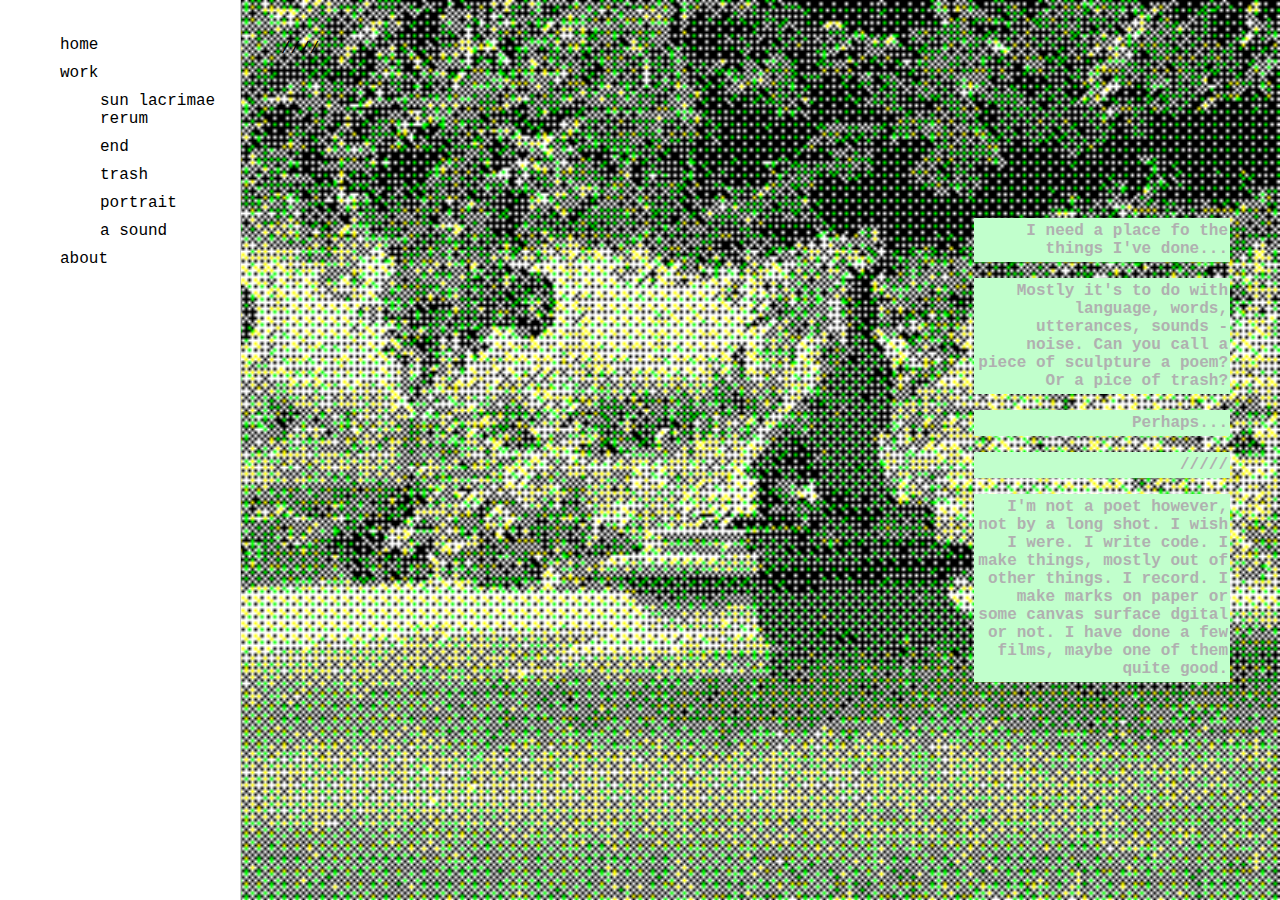
<file: index.html>
<!DOCTYPE html>
<html>
<head>
  <meta charset="UTF-8">
  <title>HOME</title>
  <link rel="stylesheet" href="css/style.css">
</head>
<body>
  <nav>
  <ul class="menu">
    <a href="/index.html">home</a>
    <class="dropdown">
      <a>work</a>
      <ul class="dropdown-content">
        <a href="works/work1.html">sun lacrimae rerum</a>
        <a href="works/work5.html">end</a>
        <a href="works/work2.html">trash</a>
        <a href="works/work3.html">portrait</a>
        <a href="works/work4.html">a sound</a>
      </ul>
    
    <a href="/about.html">about</a>
    <!-- <a href="/words/post1.html">words</a> -->
  </ul>
  </nav>

  <main class="homepage">
    ////
    <div class="text-container">
    <p class="text-color">I need a place fo the things I've done...</p>
    <p class="text-color">Mostly it's to do with language, words, utterances, sounds - noise. Can you call a piece of sculpture a poem? Or a pice of trash?</p>
    <p class="text-color">Perhaps...</p>
    <p class="text-color">/////</p>
    <p class="text-color">I'm not a poet however, not by a long shot. I wish I were. I write code. I make things, mostly out of other things. I record. I make marks on paper or some canvas surface dgital or not. I have done a few films, maybe one of them quite good.</p>
    </div>
  </main>
</body>
</html>
</file>
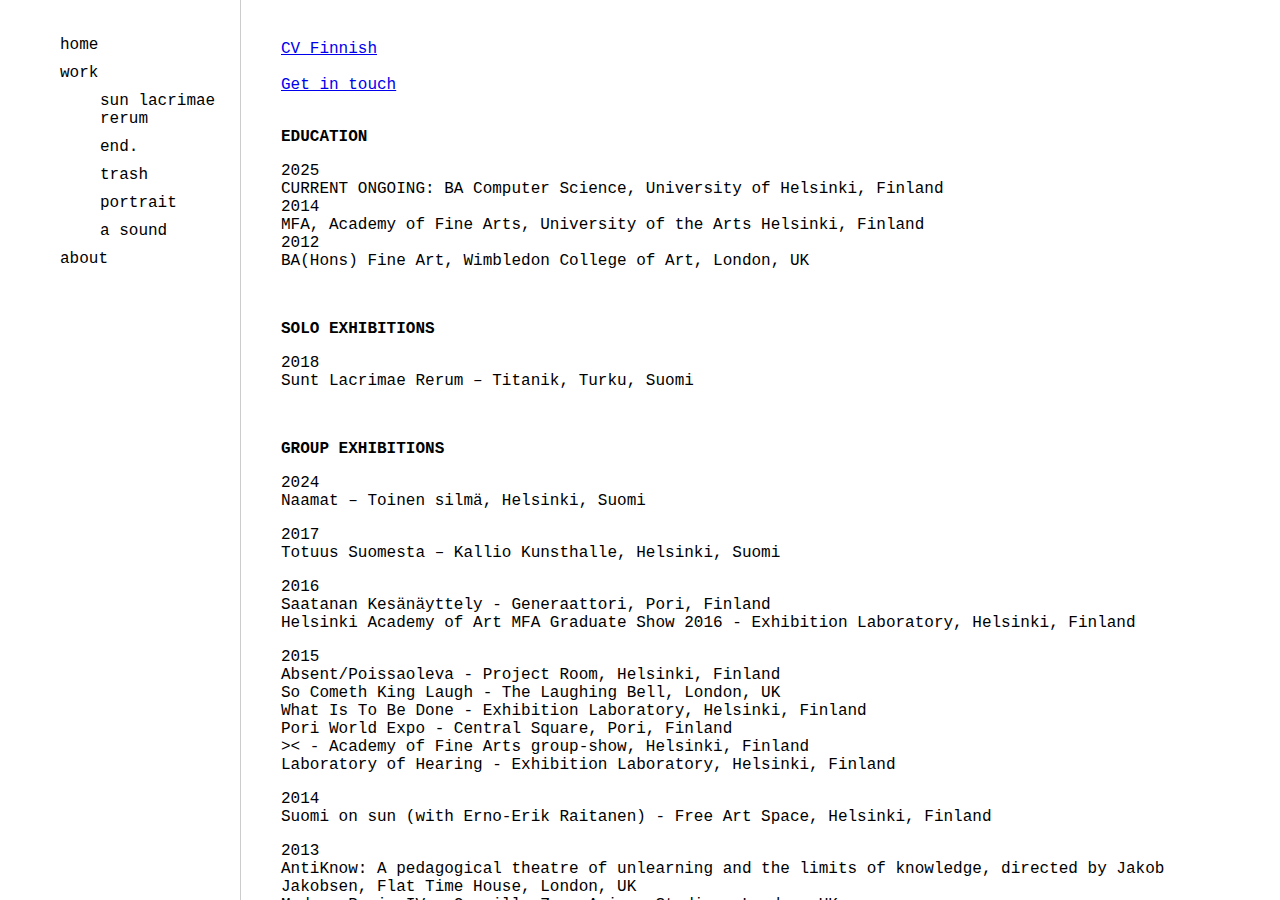
<file: about.html>
<!DOCTYPE html>
<html>
<head>
  <meta charset="UTF-8">
  <title>HOME</title>
  <link rel="stylesheet" href="css/style.css">
</head>
<body>
  <nav>
  <ul class="menu">
    <a href="index.html">home</a>
    <class="dropdown">
      <a>work</a>
      <ul class="dropdown-content">
        <a href="/works/work1.html">sun lacrimae rerum</a>
        <a href="/works/work5.html">end.</a>
        <a href="/works/work2.html">trash</a>
        <a href="/works/work3.html">portrait</a>
        <a href="/works/work4.html">a sound</a>
      </ul>
    
    <a href="/about.html">about</a>
    <!-- <a href="/words/post1.html">words</a> -->
  </ul>
  </nav>

  <main>
    
    <a href="Henrik Heinonen CV.pdf">CV Finnish</a><br/>
    <br/>
    <a href="mailto:henrikheinonen@hotmail.com">Get in touch</a><br/>
    <br />
    <p><strong>EDUCATION</strong></p>
    
    <p>2025<br />
    CURRENT ONGOING: BA Computer Science, University of Helsinki, Finland<br/>
    2014<br />
    MFA, Academy of Fine Arts, University of the Arts Helsinki, Finland<br />
    2012<br />
    BA(Hons) Fine Art, Wimbledon College of Art, London, UK</p>
    <br />
    <p><strong>SOLO EXHIBITIONS</strong></p>
    
    <p>2018<br/>
    Sunt Lacrimae Rerum – Titanik, Turku, Suomi</p>
    <br/>
    <p><strong>GROUP EXHIBITIONS</strong></p>
    
    <p>2024<br />
    Naamat – Toinen silmä, Helsinki, Suomi</p>	
    <p>2017<br />
    Totuus Suomesta – Kallio Kunsthalle, Helsinki, Suomi</p>
    <p>2016<br />
    Saatanan Kesänäyttely - Generaattori, Pori, Finland<br />
    Helsinki Academy of Art MFA Graduate Show 2016 - Exhibition Laboratory, Helsinki, Finland</p>
    
    <p>2015<br />
    Absent/Poissaoleva - Project Room, Helsinki, Finland<br />
    So Cometh King Laugh - The Laughing Bell, London, UK<br />
    What Is To Be Done - Exhibition Laboratory, Helsinki, Finland<br />
    Pori World Expo - Central Square, Pori, Finland<br />
    >< - Academy of Fine Arts group-show, Helsinki, Finland<br />
    Laboratory of Hearing - Exhibition Laboratory, Helsinki, Finland</p>
    
    <p>2014<br />
    Suomi on sun (with Erno-Erik Raitanen) - Free Art Space, Helsinki, Finland</p>
    
    <p>2013<br />
    AntiKnow: A pedagogical theatre of unlearning and the limits of knowledge, directed by Jakob Jakobsen, Flat Time House, London, UK<br />
    Modern Panic IV - Guerilla Zoo, Apiary Studios, London, UK<br />
    Future Lasts a Long Time - MFI group show, PAMI Festival, London, UK<br />
    How To Build A Table - Stryx, Birmingham, UK<br />
    Black Metal Chicken Vol. III - Departure Foundation, London, UK</p>
    
    <p>2012<br />
    Black Metal Chicken Vol. II - Elephants Head, London, UK <br />
    Black Metal Chicken Vol.I - Elephants Head, London, UK<br />
    A Well Known Saying In Reverse - York College, York, UK<br />
    WCA BA Final Show 2012 - Wimbledon College of Art, London, UK<br />
    Disappearing Landscape - curated by Soraya Rodrigues, WCA, London, UK<br />
    Dialogue With The Real - Wimbledon Sculpture interim show, London, UK</p>
    
    <p>2011<br />
    Hill Homes Commission Award Exhibition - Hill Homes, London, UK<br />
    Epidemic - Uthropia Project Space, London, UK<br />
    Park '11 - outside sculpture exhibition at Cannizaro Park, London, UK</p>
    <br />
    <p><strong>PERFORMANCES</strong></p>
    
    <p>2015<br />
    Boooook Lauuuuunch - Institute of Contemporary Arts, London, UK<br />
    So Cometh King Laugh - The Laughing Bell, London, UK<br />
    Rabrab Issue 2 launch - Free Art Space, Helsinki<br />
    Make Perhaps This Out Sense of Can You: A Symposium on Bob Cobbing - Chelsea College of Arts, London, UK</p>
    
    <p>2014<br />
    Performative Lectures. initiated by Ahmet Ögut, Kuva/Tila, Helsinki, Finland<br />
    There Will Come Soft Rains - Anatums Abode, London, UK</p>
    <br />
    <p><strong>RESIDENCIES</strong></p>
    
    <p>2018<br />
    Väinö Tannerin säätiön taiteilijaresidenssi, Mazzano Romano, Rooma, Italia</p>
    <p>2015<br />
    Academy of Fine Arts Helsinki - Berlin Residency, Berlin, Germany</p>
    
    <p>2014<br />
    Academy of Fine Arts Helsinki - Utö Residency, Island of Utö, Finland</p>
    
    <p>2013<br />
    MFI Group, graduate peer-led study and discussion group, Flat Time House, The John Latham Archive and Foundation, London</p>
    <br />

  </main>
</body>
</html>
</file>
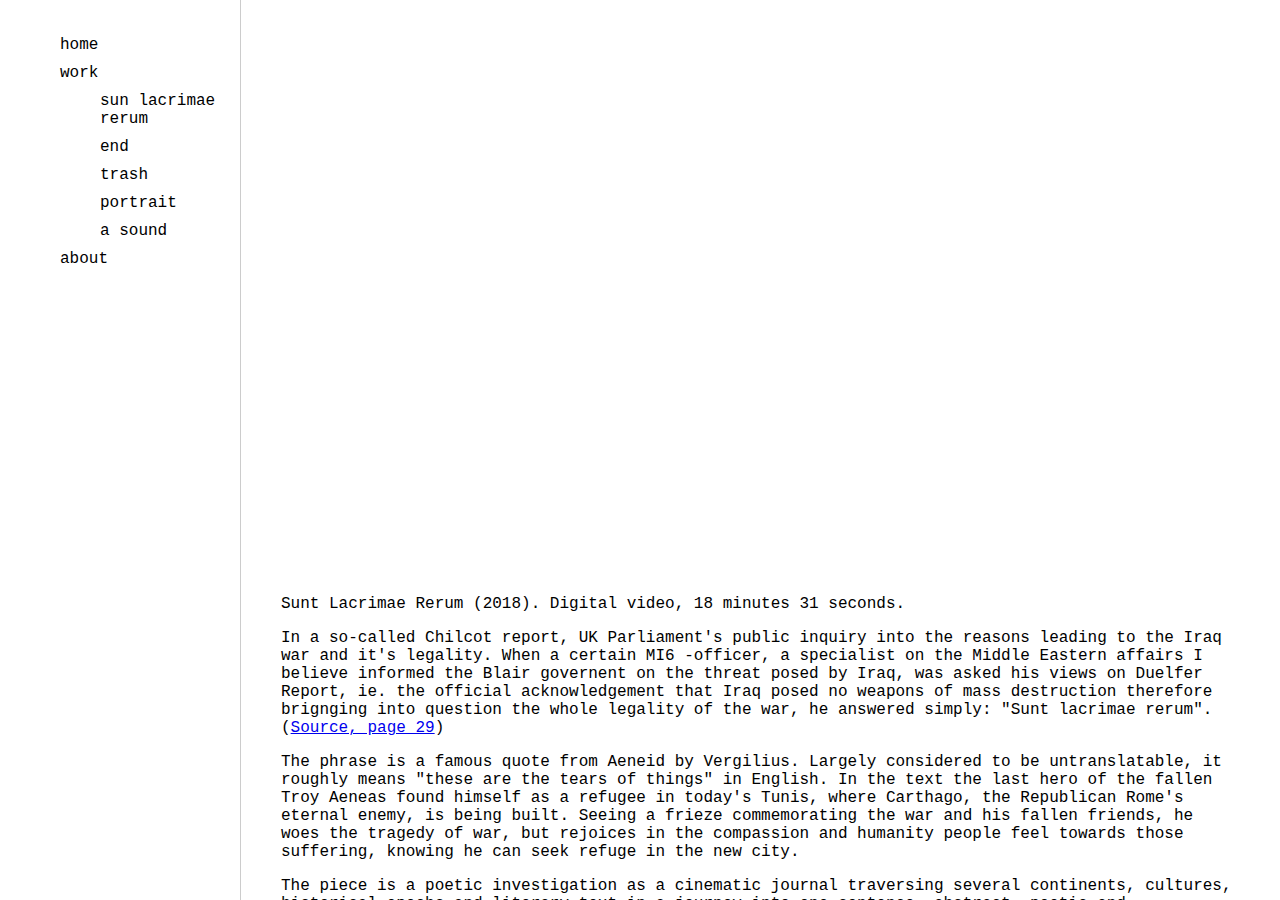
<file: works/work1.html>
<!DOCTYPE html>
<html>
<head>
  <meta charset="UTF-8">
  <title>SUNTLACRIMAERERUM</title>
  <link rel="stylesheet" href="/css/style.css">
</head>
<body>
  <nav>
  <ul class="menu">
    <a href="/index.html">home</a>
    <class="dropdown">
      <a>work</a>
      <ul class="dropdown-content">
        <a href="work1.html">sun lacrimae rerum</a>
        <a href="work5.html">end</a>
        <a href="work2.html">trash</a>
        <a href="work3.html">portrait</a>
        <a href="work4.html">a sound</a>
      </ul>
    
    <a href="/about.html">about</a>
    <!-- <a href="/words/post1.html">words</a> -->
  </ul>
  </nav>

  <main>
    <div class="video">
      <iframe src="https://www.youtube.com/embed/zhtmfKIPW2M" frameborder="0" allowfullscreen>
      </iframe>
    </div>
    <p>Sunt Lacrimae Rerum (2018). Digital video, 18 minutes 31 seconds.</p>
    <p>In a so-called Chilcot report, UK Parliament's public inquiry into the reasons leading to the Iraq war and it's legality. When a certain MI6 -officer, a specialist on the Middle Eastern affairs I believe informed the Blair governent on the threat posed by Iraq, was asked his views on Duelfer Report, ie. the official acknowledgement that Iraq posed no weapons of mass destruction therefore brignging into question the whole legality of the war, he answered simply: "Sunt lacrimae rerum". (<a href="https://webarchive.nationalarchives.gov.uk/ukgwa/20171123123354/http://www.iraqinquiry.org.uk/media/98149/XXXX-XX-XX-Transcript-SIS4-part-2-declassified.pdf">Source, page 29</a>)
    </p>
    <p>The phrase is a famous quote from Aeneid by Vergilius. Largely considered to be untranslatable, it roughly means "these are the tears of things" in English. In the text the last hero of the fallen Troy Aeneas found himself as a refugee in today's Tunis, where Carthago, the Republican Rome's eternal enemy, is being built. Seeing a frieze commemorating the war and his fallen friends, he woes the tragedy of war, but rejoices in the compassion and humanity people feel towards those suffering, knowing he can seek refuge in the new city.</p>
    <p>The piece is a poetic investigation as a cinematic journal traversing several continents, cultures, historical epochs and literary text in a journey into one sentence, abstract, poetic and untranslatable, trying - perhaps in vain - to understand the moment of the very present.</p>
  </main>
</body>
</html>
</file>
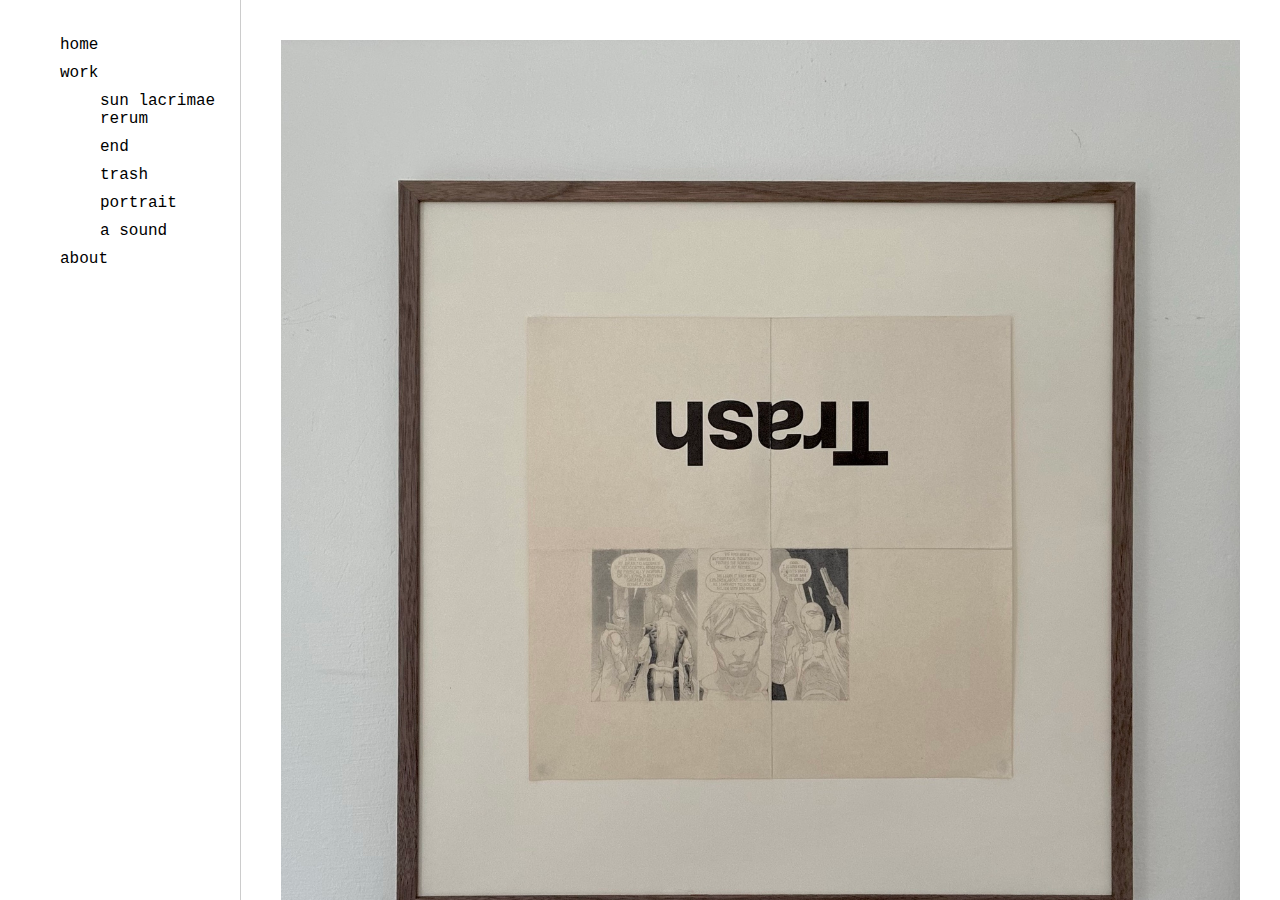
<file: works/work2.html>
<!DOCTYPE html>
<html>
<head>
  <meta charset="UTF-8">
  <title>HOME</title>
  <link rel="stylesheet" href="/css/style.css">
</head>
<body>
  <nav>
  <ul class="menu">
    <a href="/index.html">home</a>
    <class="dropdown">
      <a>work</a>
      <ul class="dropdown-content">
        <a href="work1.html">sun lacrimae rerum</a>
        <a href="work5.html">end</a>
        <a href="work2.html">trash</a>
        <a href="work3.html">portrait</a>
        <a href="work4.html">a sound</a>
      </ul>
    
    <a href="/about.html">about</a>
    <!-- <a href="/words/post1.html">words</a> -->
  </ul>
  </nav>

  <main>
    <img src="web_images/trash/Trash_1.JPEG" class="portfolio-image">
    <p>Trash (2012). Pencil on found piece of paper, 33x34cm.</p>
    <p>I found a Gagosian exhibition invitation someone had thrown out. Someone had posted this image from a comic book - which one, I do not know, possibly some Marvel/DC spin-off - where two alien soldiers brag how they are incapable of believing in god.</p>
    <img src="web_images/trash/Trash_2.JPEG" class="portfolio-image">
    <p>Since the piece of paper with a word "TRASH" on it was very good quality, I draw these comic book panels on to it as faithfully as possible, as I had a habit of doing those days.</p>
    <p>I myself am not religious, but at least I have a possiblity to choose. Mathematically two negations make a positive, like a "!" front of an expression negates that expression in most programming languages.</p>
  </main>
</body>
</html>
</file>
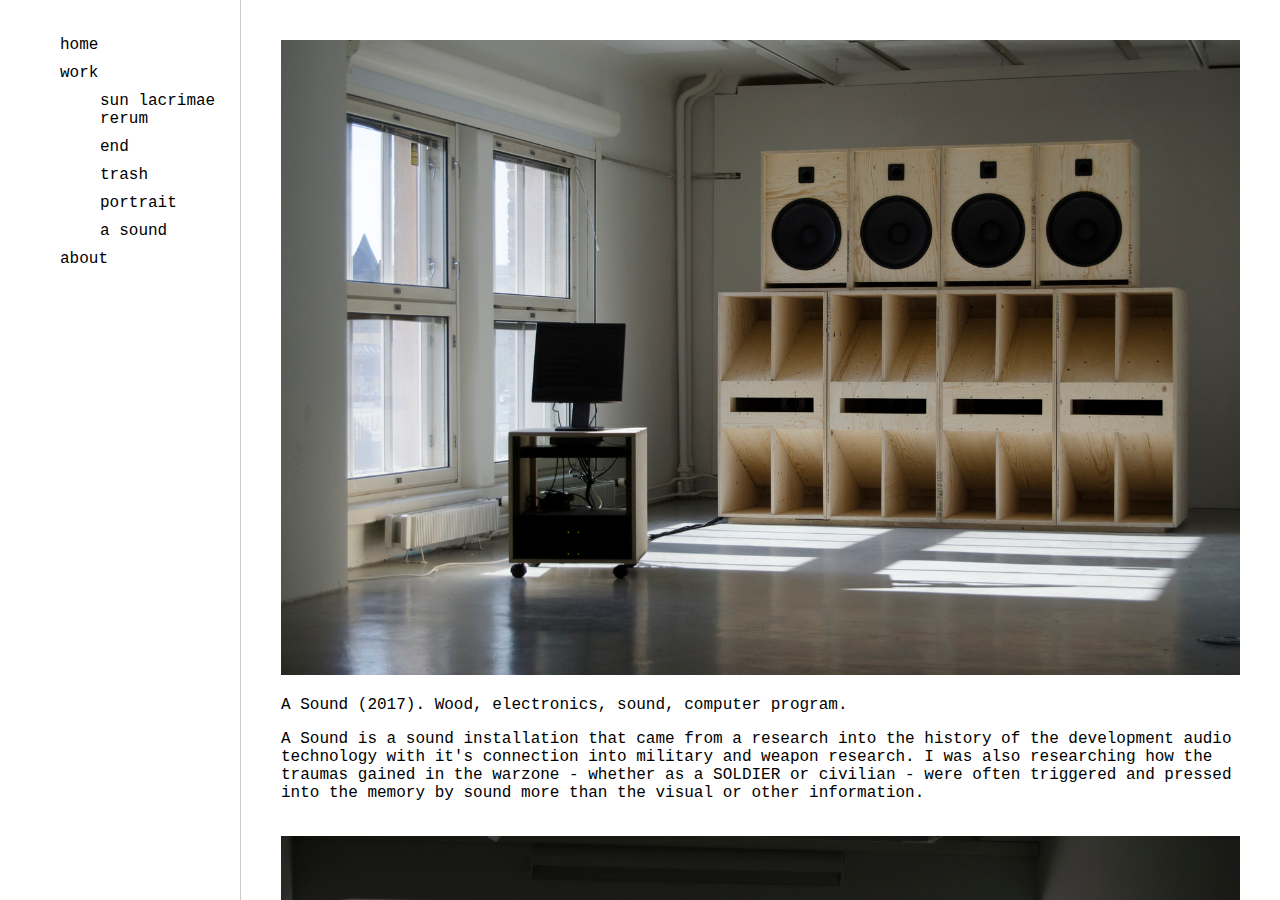
<file: works/work4.html>
<!DOCTYPE html>
<html>
<head>
  <meta charset="UTF-8">
  <title>ASOUND</title>
  <link rel="stylesheet" href="/css/style.css">
</head>
<body>
  <nav>
  <ul class="menu">
    <a href="/index.html">home</a>
    <class="dropdown">
      <a>work</a>
      <ul class="dropdown-content">
        <a href="work1.html">sun lacrimae rerum</a>
        <a href="works/work5.html">end</a>
        <a href="work2.html">trash</a>
        <a href="work3.html">portrait</a>
        <a href="work4.html">a sound</a>
      </ul>
    
    <a href="/about.html">about</a>
    <!-- <a href="/words/post1.html">words</a> -->
  </ul>
  </nav>

  <main>
    <img src="web_images/a_sound/01asound.jpg" class="portfolio-image">
    <p>A Sound (2017). Wood, electronics, sound, computer program.</p>
    <p>A Sound is a sound installation that came from a research into the history of the development audio technology with
    it's connection into military and weapon research. I was also researching how the traumas gained in the warzone - whether 
    as a SOLDIER or civilian - were often triggered and pressed into the memory by sound more than the visual or other 
    information.
    </p>
    <br>
    <img src="web_images/a_sound/02asound.jpg" class="portfolio-image">
    <p>For the work I created a DIY soundsystem of the style of REGGAE AND STUFF, rave and other sonic subcultures 
    aiming for the highest possible sonic impact. The aural side of the work became live when a specifically made computer 
    program - my early adventure in Java - crawling a Reuters World News feed found a mention of words "WAR", "EXPLOSION",
    or "BOMB". This launched a high volume <i>musique concrete</i> -composition of various found and synthesized sounds of 
    explosions, destruction, meteors falling etc.
    </p>
    <br>
    <img src="web_images/a_sound/03asound.jpg" class="portfolio-image">
    <p>Unfortunately you will not be able to hear the composition anywhere. Part of the conceptual nature of the work was that the compostion was only heard from this specific soundsystem marking the specific time of <i>something bad happening</i> during the exhibition. 
    </p>
    <br>
    <img src="web_images/a_sound/04asound.jpg" class="portfolio-image">
    <p>The work was exhibited during my MFA -exhibition at the Exhibition Laboratory in Helsinki and later during my 2018 solo show at the Titanik -gallery in Turku. 
    </p>
    <br>
    <img src="web_images/a_sound/05asound.jpg" class="portfolio-image">
  </main>
</body>
</html>
</file>
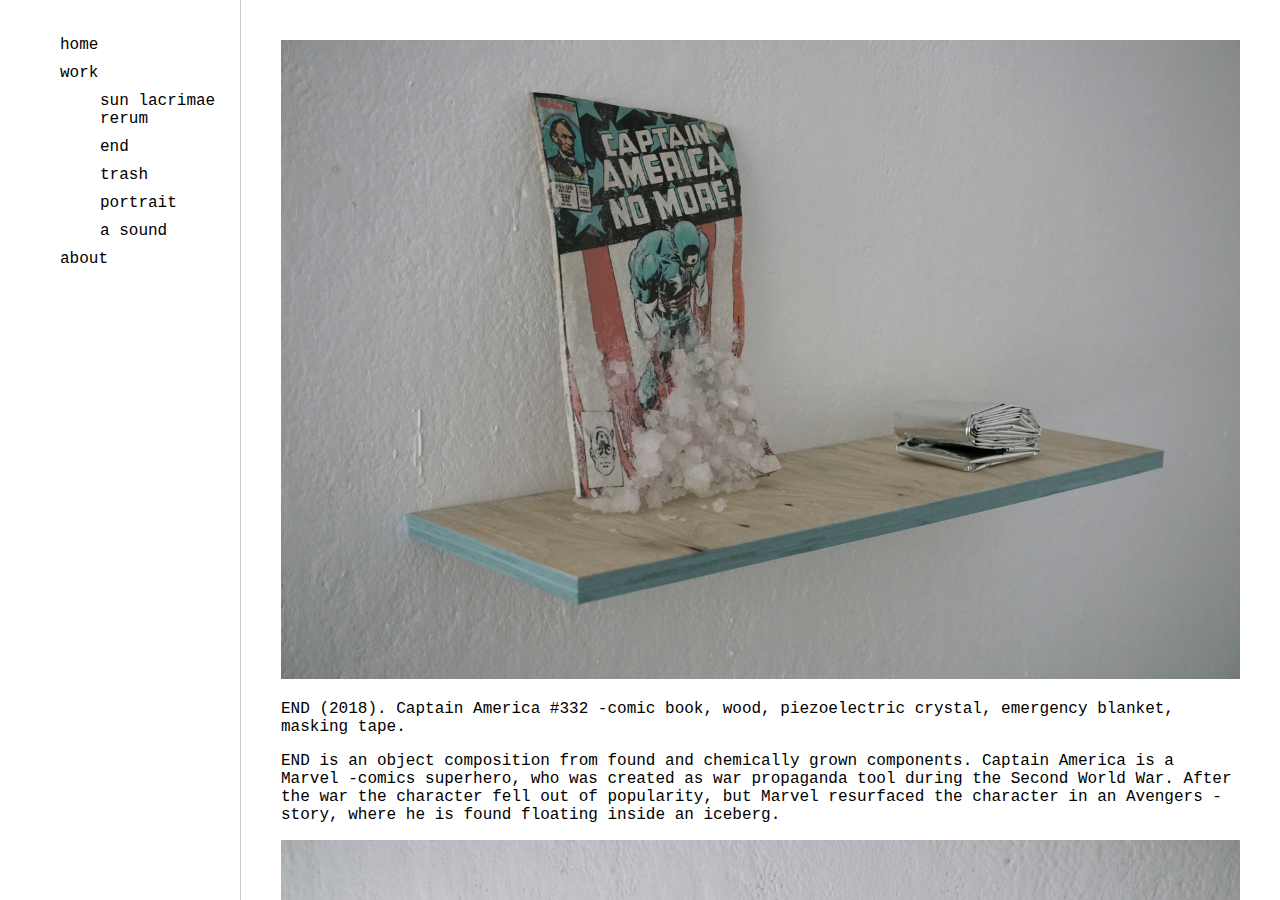
<file: works/work5.html>
<!DOCTYPE html>
<html>
<head>
  <meta charset="UTF-8">
  <title>SUNTLACRIMAERERUM</title>
  <link rel="stylesheet" href="/css/style.css">
</head>
<body>
  <nav>
  <ul class="menu">
    <a href="/index.html">home</a>
    <class="dropdown">
      <a>work</a>
      <ul class="dropdown-content">
        <a href="work1.html">sun lacrimae rerum</a>
        <a href="work5.html">end</a>
        <a href="work2.html">trash</a>
        <a href="work3.html">portrait</a>
        <a href="work4.html">a sound</a>
      </ul>
    
    <a href="/about.html">about</a>
    <!-- <a href="/words/post1.html">words</a> -->
  </ul>
  </nav>

  <main>
    <img src="web_images/END/webEND01.jpg" class="portfolio-image">
     <p>END (2018). Captain America #332 -comic book, wood, piezoelectric crystal, emergency blanket, masking tape.</p>
     <p>END is an object composition from found and chemically grown components. Captain America is a Marvel -comics superhero, who was created as war propaganda tool during the Second World War. After the war the character fell out of popularity, but Marvel resurfaced the character in an Avengers -story, where he is found floating inside an iceberg.</p>
    <img src="web_images/END/webEND02.jpg" class="portfolio-image">
    <p>In this particular comic book from 1987 (which also happens to be the year I was born), he quits being the symbol for United States.</p>
    <img src="web_images/END/webEND04.jpg" class="portfolio-image">
    <p>The comic book is covered with a piezoelectric crystal chemicaly grown over the comic book over a time of several months. This type of crystal is known for it's ability to accumulate electric charge under mechanical tension.</p>
    <img src="web_images/END/webEND03.jpg" class="portfolio-image">
    <p>Mylar, or BoPET, emergency blanket is used in extreme heat conditions to warm up the human body up quickly, since it reflects the body's own heat back to itself.</p>
    <img src="web_images/END/webEND05.jpg" class="portfolio-image">
    </iframe>
  </main>
</body>
</html>
</file>
<file: css/style.css>
body {
  margin: 0;
  font-family: 'Courier New', monospace;
  background: #fff;
  color: #000;
  display: flex;
  flex-direction: row;
  height: 100vh;
}

main.homepage {
  background-image: url("/works/web_images/background/tuilleurs.PNG");
  background-size: cover;
  background-position: center;
  background-repeat: no-repeat;
  background-attachment: fixed;
}

.text-container {
  text-align: right;
  position: absolute;
  right: 50px; 
  top: 50%;
  width: 20vw;
  transform: translateY(-50%);
  
}

.text-color {
  background: #c1ffcc;
  color: #b0b0b0;
  font-weight: bold;
  /*display: inline-block;*/
  padding: 4px 2px;
  /*margin: 0;*/
}

.portfolio-image {
  max-width: 100%;
  height: auto;
}

.video {
  position: relative;
  padding-bottom: 56.25%; /* 16:9 aspect ratio */
  height: 0;
  overflow: hidden;
  width: 100%;
  max-width: 90vw;
  flex-shrink: 0;
}

.video-sq {
  position: relative;
  width: 80vmin;
  height: 80vmin;
  /*max-width: 600px; 
  max-height: 600px; */
}

.video-sq video {
  width: 100%;
  height: 100%;
  object-fit: cover; 
}

.video iframe {
  position: absolute;
  top: 0;
  left: 0;
  width: 100%;
  height: 100%;
}

nav {
  width: 200px;
  padding: 20px;
  border-right: 1px solid #ccc;
  flex-shrink: 0;
}

nav a {
  display: block;
  margin-bottom: 10px;
  color: black;
  text-decoration: none;
}

main {
  padding: 40px;
  overflow-y: auto;
  flex-grow: 1;
}
</file>
